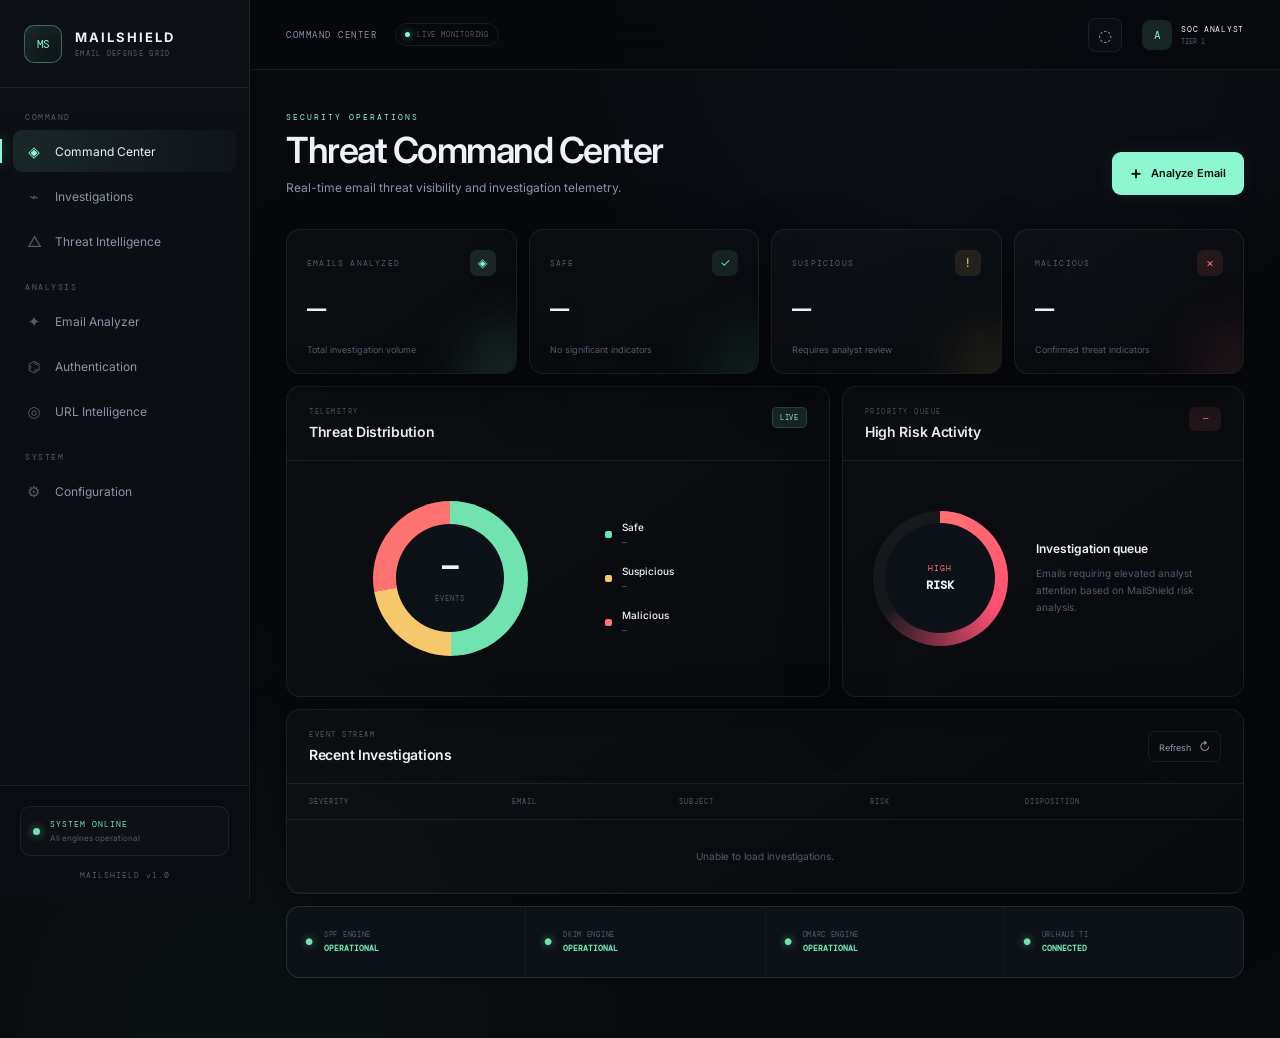
<file: frontend/index.html>
<!DOCTYPE html>
<html lang="en">

<head>

    <meta charset="UTF-8">

    <meta
        name="viewport"
        content="width=device-width, initial-scale=1.0"
    >

    <meta
        name="description"
        content="MailShield Email Threat Detection and Investigation Platform"
    >

    <title>MailShield — Security Operations Center</title>

    <link
        rel="stylesheet"
        href="style.css"
    >

</head>


<body>

    <div class="app-shell">

        <!-- =========================================
             SIDEBAR
        ========================================== -->

        <aside class="sidebar">

            <div class="brand">

                <div class="brand-mark">
                    MS
                </div>

                <div class="brand-text">

                    <div class="brand-name">
                        MAILSHIELD
                    </div>

                    <div class="brand-subtitle">
                        EMAIL DEFENSE GRID
                    </div>

                </div>

            </div>


            <nav class="navigation">

                <div class="nav-section-title">
                    COMMAND
                </div>

                <a
                    href="#"
                    class="nav-item active"
                >
                    <span class="nav-icon">◈</span>
                    <span>Command Center</span>
                </a>


                <a
                    href="#"
                    class="nav-item"
                >
                    <span class="nav-icon">⌁</span>
                    <span>Investigations</span>
                </a>


                <a
                    href="#"
                    class="nav-item"
                >
                    <span class="nav-icon">△</span>
                    <span>Threat Intelligence</span>
                </a>


                <div class="nav-section-title">
                    ANALYSIS
                </div>


                <a
                    href="#"
                    class="nav-item"
                >
                    <span class="nav-icon">✦</span>
                    <span>Email Analyzer</span>
                </a>


                <a
                    href="#"
                    class="nav-item"
                >
                    <span class="nav-icon">⌬</span>
                    <span>Authentication</span>
                </a>


                <a
                    href="#"
                    class="nav-item"
                >
                    <span class="nav-icon">◎</span>
                    <span>URL Intelligence</span>
                </a>


                <div class="nav-section-title">
                    SYSTEM
                </div>


                <a
                    href="#"
                    class="nav-item"
                >
                    <span class="nav-icon">⚙</span>
                    <span>Configuration</span>
                </a>


            </nav>


            <div class="sidebar-footer">

                <div class="system-status">

                    <span class="status-dot"></span>

                    <div>

                        <div class="status-title">
                            SYSTEM ONLINE
                        </div>

                        <div class="status-detail">
                            All engines operational
                        </div>

                    </div>

                </div>


                <div class="version">
                    MAILSHIELD v1.0
                </div>

            </div>

        </aside>


        <!-- =========================================
             MAIN CONTENT
        ========================================== -->

        <main class="main-content">


            <!-- TOP BAR -->

            <header class="topbar">

                <div class="mobile-brand">
                    MAILSHIELD
                </div>


                <div class="topbar-left">

                    <div class="breadcrumb">
                        COMMAND CENTER
                    </div>

                    <div class="live-indicator">
                        <span></span>
                        LIVE MONITORING
                    </div>

                </div>


                <div class="topbar-right">

                    <button
                        class="icon-button"
                        title="Notifications"
                    >
                        ◌
                    </button>


                    <div class="analyst-profile">

                        <div class="avatar">
                            A
                        </div>

                        <div class="analyst-info">

                            <div class="analyst-name">
                                SOC ANALYST
                            </div>

                            <div class="analyst-role">
                                TIER 1
                            </div>

                        </div>

                    </div>

                </div>

            </header>


            <!-- =====================================
                 CONTENT
            ====================================== -->

            <section class="dashboard-content">


                <div class="page-heading">

                    <div>

                        <div class="eyebrow">
                            SECURITY OPERATIONS
                        </div>

                        <h1>
                            Threat Command Center
                        </h1>

                        <p>
                            Real-time email threat visibility and investigation telemetry.
                        </p>

                    </div>


                    <button
                        class="upload-button"
                        id="uploadButton"
                    >
                        <span>+</span>
                        Analyze Email
                    </button>

                </div>


                <!-- =================================
                     KPI CARDS
                ================================== -->

                <section class="metrics-grid">


                    <article class="metric-card">

                        <div class="metric-header">

                            <span class="metric-label">
                                EMAILS ANALYZED
                            </span>

                            <span class="metric-icon">
                                ◈
                            </span>

                        </div>

                        <div
                            class="metric-value"
                            id="totalEmails"
                        >
                            —
                        </div>

                        <div class="metric-footer">
                            Total investigation volume
                        </div>

                    </article>


                    <article class="metric-card safe">

                        <div class="metric-header">

                            <span class="metric-label">
                                SAFE
                            </span>

                            <span class="metric-icon">
                                ✓
                            </span>

                        </div>

                        <div
                            class="metric-value"
                            id="safeEmails"
                        >
                            —
                        </div>

                        <div class="metric-footer">
                            No significant indicators
                        </div>

                    </article>


                    <article class="metric-card warning">

                        <div class="metric-header">

                            <span class="metric-label">
                                SUSPICIOUS
                            </span>

                            <span class="metric-icon">
                                !
                            </span>

                        </div>

                        <div
                            class="metric-value"
                            id="suspiciousEmails"
                        >
                            —
                        </div>

                        <div class="metric-footer">
                            Requires analyst review
                        </div>

                    </article>


                    <article class="metric-card danger">

                        <div class="metric-header">

                            <span class="metric-label">
                                MALICIOUS
                            </span>

                            <span class="metric-icon">
                                ×
                            </span>

                        </div>

                        <div
                            class="metric-value"
                            id="maliciousEmails"
                        >
                            —
                        </div>

                        <div class="metric-footer">
                            Confirmed threat indicators
                        </div>

                    </article>


                </section>


                <!-- =================================
                     ANALYTICS ROW
                ================================== -->

                <section class="analytics-grid">


                    <!-- THREAT DISTRIBUTION -->

                    <article class="panel distribution-panel">

                        <div class="panel-header">

                            <div>

                                <div class="panel-kicker">
                                    TELEMETRY
                                </div>

                                <h2>
                                    Threat Distribution
                                </h2>

                            </div>

                            <span class="panel-live">
                                LIVE
                            </span>

                        </div>


                        <div class="distribution-content">

                            <div class="donut-wrapper">

                                <div
                                    class="donut"
                                    id="threatDonut"
                                >

                                    <div class="donut-center">

                                        <strong id="donutTotal">
                                            —
                                        </strong>

                                        <span>
                                            EVENTS
                                        </span>

                                    </div>

                                </div>

                            </div>


                            <div class="legend">

                                <div class="legend-item">

                                    <span class="legend-marker safe-marker"></span>

                                    <div>
                                        <strong>Safe</strong>
                                        <span id="safeLegend">—</span>
                                    </div>

                                </div>


                                <div class="legend-item">

                                    <span class="legend-marker suspicious-marker"></span>

                                    <div>
                                        <strong>Suspicious</strong>
                                        <span id="suspiciousLegend">—</span>
                                    </div>

                                </div>


                                <div class="legend-item">

                                    <span class="legend-marker malicious-marker"></span>

                                    <div>
                                        <strong>Malicious</strong>
                                        <span id="maliciousLegend">—</span>
                                    </div>

                                </div>

                            </div>

                        </div>

                    </article>


                    <!-- RISK OVERVIEW -->

                    <article class="panel risk-panel">

                        <div class="panel-header">

                            <div>

                                <div class="panel-kicker">
                                    PRIORITY QUEUE
                                </div>

                                <h2>
                                    High Risk Activity
                                </h2>

                            </div>

                            <span
                                class="risk-count"
                                id="highRiskCount"
                            >
                                —
                            </span>

                        </div>


                        <div class="risk-visual">

                            <div class="risk-ring">

                                <div class="risk-ring-inner">

                                    <span>
                                        HIGH
                                    </span>

                                    <strong>
                                        RISK
                                    </strong>

                                </div>

                            </div>


                            <div class="risk-copy">

                                <div class="risk-title">
                                    Investigation queue
                                </div>

                                <p>
                                    Emails requiring elevated analyst attention based on MailShield risk analysis.
                                </p>

                            </div>

                        </div>

                    </article>


                </section>


                <!-- =================================
                     RECENT INVESTIGATIONS
                ================================== -->

                <section class="panel investigations-panel">


                    <div class="panel-header investigations-header">

                        <div>

                            <div class="panel-kicker">
                                EVENT STREAM
                            </div>

                            <h2>
                                Recent Investigations
                            </h2>

                        </div>


                        <button
                            class="view-all"
                            id="refreshButton"
                        >
                            Refresh
                            <span>↻</span>
                        </button>

                    </div>


                    <div class="table-wrapper">

                        <table>

                            <thead>

                                <tr>

                                    <th>
                                        SEVERITY
                                    </th>

                                    <th>
                                        EMAIL
                                    </th>

                                    <th>
                                        SUBJECT
                                    </th>

                                    <th>
                                        RISK
                                    </th>

                                    <th>
                                        DISPOSITION
                                    </th>

                                </tr>

                            </thead>


                            <tbody id="investigationTable">

                                <tr>

                                    <td
                                        colspan="5"
                                        class="loading-row"
                                    >
                                        Loading telemetry...
                                    </td>

                                </tr>

                            </tbody>

                        </table>

                    </div>

                </section>


                <!-- =================================
                     SYSTEM TELEMETRY
                ================================== -->

                <section class="telemetry-strip">

                    <div class="telemetry-item">

                        <span class="telemetry-icon">
                            ●
                        </span>

                        <div>

                            <span class="telemetry-label">
                                SPF ENGINE
                            </span>

                            <strong>
                                OPERATIONAL
                            </strong>

                        </div>

                    </div>


                    <div class="telemetry-item">

                        <span class="telemetry-icon">
                            ●
                        </span>

                        <div>

                            <span class="telemetry-label">
                                DKIM ENGINE
                            </span>

                            <strong>
                                OPERATIONAL
                            </strong>

                        </div>

                    </div>


                    <div class="telemetry-item">

                        <span class="telemetry-icon">
                            ●
                        </span>

                        <div>

                            <span class="telemetry-label">
                                DMARC ENGINE
                            </span>

                            <strong>
                                OPERATIONAL
                            </strong>

                        </div>

                    </div>


                    <div class="telemetry-item">

                        <span class="telemetry-icon">
                            ●
                        </span>

                        <div>

                            <span class="telemetry-label">
                                URLHAUS TI
                            </span>

                            <strong>
                                CONNECTED
                            </strong>

                        </div>

                    </div>


                </section>


            </section>

        </main>

    </div>


    <!-- =========================================
         UPLOAD MODAL
    ========================================== -->

    <div
        class="modal-overlay"
        id="uploadModal"
    >

        <div class="upload-modal">

            <button
                class="modal-close"
                id="closeModal"
            >
                ×
            </button>


            <div class="modal-icon">
                ↑
            </div>


            <div class="panel-kicker">
                EMAIL ANALYSIS
            </div>

            <h2>
                Submit Email for Investigation
            </h2>

            <p>
                Upload an RFC-compliant <strong>.eml</strong> file. MailShield will parse and analyze its security indicators.
            </p>


            <label
                class="drop-zone"
                id="dropZone"
            >

                <input
                    type="file"
                    id="emailFile"
                    accept=".eml"
                    hidden
                >

                <span class="drop-icon">
                    ↑
                </span>

                <strong>
                    Drop email here
                </strong>

                <span>
                    or click to browse
                </span>

            </label>


            <div
                class="selected-file"
                id="selectedFile"
            >
                No file selected
            </div>


            <button
                class="analyze-submit"
                id="analyzeSubmit"
                disabled
            >
                Run Investigation
            </button>


            <div
                class="upload-result"
                id="uploadResult"
            ></div>

        </div>

    </div>


    <script defer src="./app.js"></script>

</body>

</html>
</file>
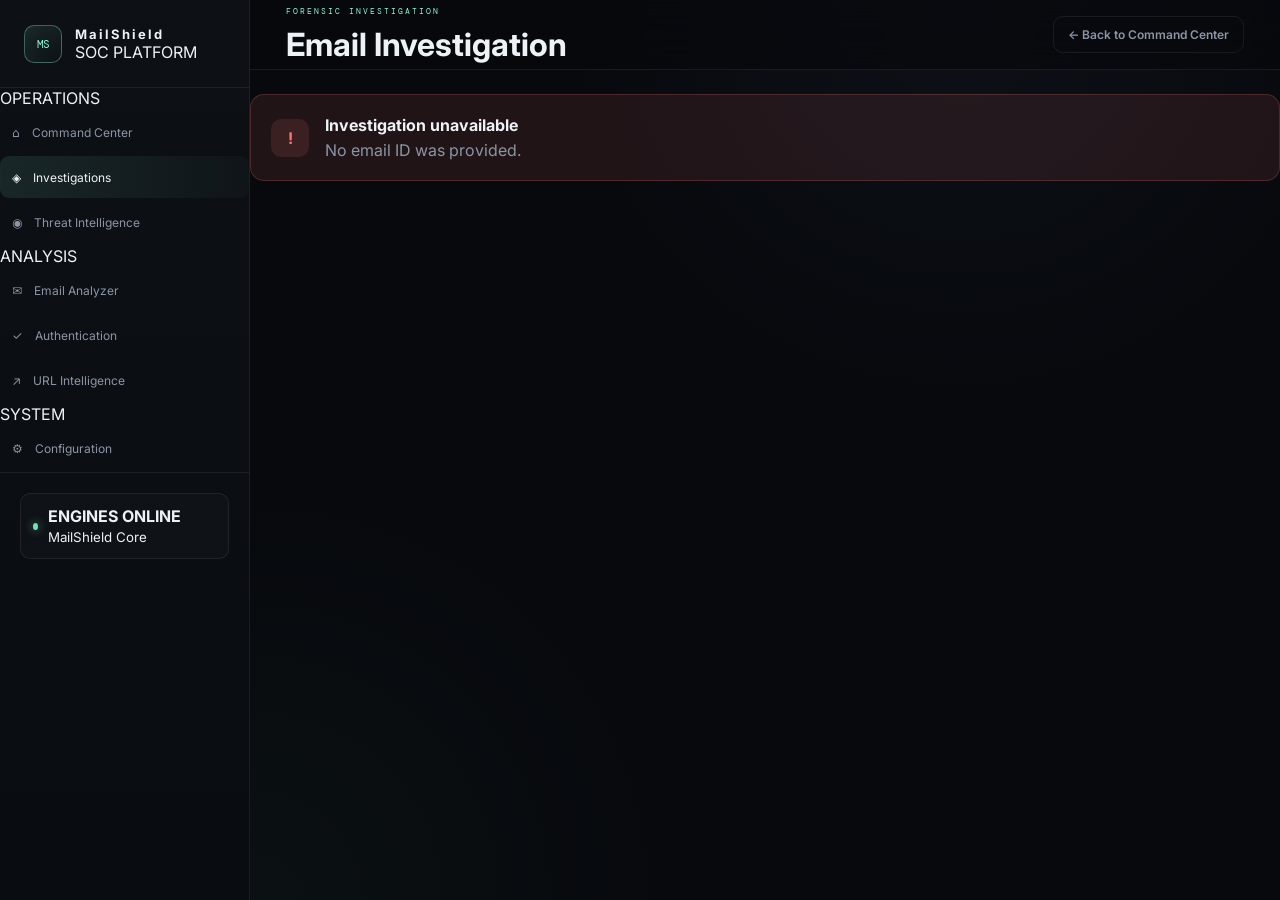
<file: frontend/investigation.html>
<!DOCTYPE html>
<html lang="en">

<head>
    <meta charset="UTF-8">

    <meta
        name="viewport"
        content="width=device-width, initial-scale=1.0"
    >

    <title>MailShield — Investigation</title>

    <link
        rel="preconnect"
        href="https://fonts.googleapis.com"
    >

    <link
        rel="preconnect"
        href="https://fonts.gstatic.com"
        crossorigin
    >

    <link
        href="https://fonts.googleapis.com/css2?family=DM+Mono:wght@400;500&family=Inter:wght@400;500;600;700&display=swap"
        rel="stylesheet"
    >

    <link
        rel="stylesheet"
        href="style.css"
    >
</head>

<body>

<div class="app-shell">

    <!-- =====================================
         SIDEBAR
    ====================================== -->

    <aside class="sidebar">

        <div class="brand">

            <div class="brand-mark">
                MS
            </div>

            <div>

                <div class="brand-name">
                    MailShield
                </div>

                <div class="brand-version">
                    SOC PLATFORM
                </div>

            </div>

        </div>


        <nav class="nav">

            <div class="nav-label">
                OPERATIONS
            </div>

            <a
                href="index.html"
                class="nav-item"
            >
                <span>⌂</span>
                Command Center
            </a>

            <a
                href="#"
                class="nav-item active"
            >
                <span>◈</span>
                Investigations
            </a>

            <a
                href="#"
                class="nav-item"
            >
                <span>◉</span>
                Threat Intelligence
            </a>


            <div class="nav-label">
                ANALYSIS
            </div>

            <a
                href="#"
                class="nav-item"
            >
                <span>✉</span>
                Email Analyzer
            </a>

            <a
                href="#"
                class="nav-item"
            >
                <span>✓</span>
                Authentication
            </a>

            <a
                href="#"
                class="nav-item"
            >
                <span>↗</span>
                URL Intelligence
            </a>


            <div class="nav-label">
                SYSTEM
            </div>

            <a
                href="#"
                class="nav-item"
            >
                <span>⚙</span>
                Configuration
            </a>

        </nav>


        <div class="sidebar-footer">

            <div class="system-status">

                <span class="status-dot"></span>

                <div>

                    <strong>
                        ENGINES ONLINE
                    </strong>

                    <small>
                        MailShield Core
                    </small>

                </div>

            </div>

        </div>

    </aside>


    <!-- =====================================
         MAIN
    ====================================== -->

    <main class="main-content">

        <header class="topbar">

            <div>

                <div class="eyebrow">
                    FORENSIC INVESTIGATION
                </div>

                <h1>
                    Email Investigation
                </h1>

            </div>


            <a
                href="index.html"
                class="back-button"
            >
                ← Back to Command Center
            </a>

        </header>


        <!-- LOADING -->

        <section
            id="loadingState"
            class="investigation-loading"
        >

            <div class="loading-spinner"></div>

            <span>
                Loading investigation...
            </span>

        </section>


        <!-- ERROR -->

        <section
            id="errorState"
            class="investigation-error"
            style="display: none;"
        >

            <div class="error-icon">
                !
            </div>

            <div>

                <strong>
                    Investigation unavailable
                </strong>

                <p id="errorMessage">
                    Unable to load the requested email.
                </p>

            </div>

        </section>


        <!-- CONTENT -->

        <div
            id="investigationContent"
            style="display: none;"
        >

            <!-- EMAIL OVERVIEW -->

            <section class="investigation-hero">

                <div>

                    <div class="eyebrow">
                        EMAIL RECORD
                    </div>

                    <h2 id="emailSubject">
                        —
                    </h2>

                    <div
                        class="mono-text"
                        id="emailFilename"
                    >
                        —
                    </div>

                </div>


                <div
                    id="emailStatus"
                    class="status-badge"
                >
                    ANALYZED
                </div>

            </section>


            <!-- =================================
                 RISK OVERVIEW
            ================================== -->

            <section class="risk-overview">

                <div class="risk-score-card">

                    <div class="risk-card-label">
                        RISK SCORE
                    </div>

                    <div
                        class="risk-score"
                        id="riskScore"
                    >
                        0
                    </div>

                    <div class="risk-scale">

                        <div
                            id="riskBar"
                            class="risk-bar"
                        ></div>

                    </div>

                    <div
                        id="riskLevel"
                        class="risk-level"
                    >
                        LOW
                    </div>

                </div>


                <div class="risk-summary-card">

                    <div class="risk-card-label">
                        FINAL DISPOSITION
                    </div>

                    <div
                        id="riskDisposition"
                        class="risk-disposition"
                    >
                        SAFE
                    </div>

                    <p>
                        MailShield combined authentication,
                        sender and URL intelligence to
                        calculate this assessment.
                    </p>

                </div>


                <div class="risk-summary-card">

                    <div class="risk-card-label">
                        DETECTION SIGNALS
                    </div>

                    <div
                        id="signalCount"
                        class="signal-count"
                    >
                        0
                    </div>

                    <p>
                        Individual security indicators
                        contributing to the risk score.
                    </p>

                </div>

            </section>


            <!-- =================================
                 INVESTIGATION TIMELINE
            ================================== -->

            <section class="investigation-card full-width">

                <div class="card-header">

                    <span>
                        INVESTIGATION TIMELINE
                    </span>

                    <span class="card-icon">
                        FLOW
                    </span>

                </div>


                <div
                    id="investigationTimeline"
                    class="investigation-timeline"
                >

                    <div class="timeline-item">

                        <div class="timeline-marker">
                            01
                        </div>

                        <div class="timeline-content">

                            <strong>
                                Email Received
                            </strong>

                            <span>
                                MailShield parsed the email
                                structure and security headers.
                            </span>

                        </div>

                    </div>

                </div>

            </section>


            <!-- =================================
                 DETECTION SIGNALS
            ================================== -->

            <section class="investigation-card full-width">

                <div class="card-header">

                    <span>
                        DETECTION SIGNALS
                    </span>

                    <span class="card-icon">
                        RISK
                    </span>

                </div>

                <div
                    id="signalList"
                    class="signal-list"
                >

                    <div class="empty-state">
                        No risk signals detected.
                    </div>

                </div>

            </section>


            <!-- =================================
                 MESSAGE / SPF / DKIM / DMARC
            ================================== -->

            <section class="investigation-grid">

                <!-- MESSAGE -->

                <div class="investigation-card">

                    <div class="card-header">

                        <span>
                            MESSAGE
                        </span>

                        <span class="card-icon">
                            ✉
                        </span>

                    </div>

                    <div class="data-list">

                        <div class="data-row">
                            <span>From</span>
                            <strong id="fromValue">—</strong>
                        </div>

                        <div class="data-row">
                            <span>To</span>
                            <strong id="toValue">—</strong>
                        </div>

                        <div class="data-row">
                            <span>Reply-To</span>
                            <strong id="replyToValue">—</strong>
                        </div>

                        <div class="data-row">
                            <span>Date</span>
                            <strong id="dateValue">—</strong>
                        </div>

                        <div class="data-row">
                            <span>Message ID</span>
                            <strong
                                id="messageIdValue"
                                class="mono-text"
                            >
                                —
                            </strong>
                        </div>

                    </div>

                </div>


                <!-- SPF -->

                <div class="investigation-card">

                    <div class="card-header">

                        <span>
                            SPF
                        </span>

                        <span class="card-icon">
                            SPF
                        </span>

                    </div>

                    <div
                        id="spfResult"
                        class="auth-result"
                    >
                        —
                    </div>

                    <div class="data-list">

                        <div class="data-row">
                            <span>Domain</span>
                            <strong id="spfDomain">—</strong>
                        </div>

                        <div class="data-row">
                            <span>Sending IP</span>
                            <strong id="spfIp">—</strong>
                        </div>

                        <div class="data-row">
                            <span>Record Status</span>
                            <strong id="spfRecordStatus">—</strong>
                        </div>

                    </div>

                </div>


                <!-- DKIM -->

                <div class="investigation-card">

                    <div class="card-header">

                        <span>
                            DKIM
                        </span>

                        <span class="card-icon">
                            DKIM
                        </span>

                    </div>

                    <div
                        id="dkimResult"
                        class="auth-result"
                    >
                        —
                    </div>

                    <div class="data-list">

                        <div class="data-row">
                            <span>Domain</span>
                            <strong id="dkimDomain">—</strong>
                        </div>

                        <div class="data-row">
                            <span>Selector</span>
                            <strong id="dkimSelector">—</strong>
                        </div>

                        <div class="data-row">
                            <span>Algorithm</span>
                            <strong id="dkimAlgorithm">—</strong>
                        </div>

                        <div class="data-row">
                            <span>Cryptographic</span>
                            <strong id="dkimVerified">—</strong>
                        </div>

                    </div>

                </div>


                <!-- DMARC -->

                <div class="investigation-card">

                    <div class="card-header">

                        <span>
                            DMARC
                        </span>

                        <span class="card-icon">
                            DMARC
                        </span>

                    </div>

                    <div
                        id="dmarcResult"
                        class="auth-result"
                    >
                        —
                    </div>

                    <div class="data-list">

                        <div class="data-row">
                            <span>From Domain</span>
                            <strong id="dmarcDomain">—</strong>
                        </div>

                        <div class="data-row">
                            <span>SPF Alignment</span>
                            <strong id="dmarcSpfAlignment">—</strong>
                        </div>

                        <div class="data-row">
                            <span>DKIM Alignment</span>
                            <strong id="dmarcDkimAlignment">—</strong>
                        </div>

                    </div>

                </div>

            </section>


            <!-- =================================
                 SENDER
            ================================== -->

            <section class="investigation-card full-width">

                <div class="card-header">

                    <span>
                        SENDER ANALYSIS
                    </span>

                    <span class="card-icon">
                        ID
                    </span>

                </div>

                <div
                    id="senderStatus"
                    class="analysis-banner"
                >
                    —
                </div>

                <div class="analysis-grid">

                    <div class="analysis-item">
                        <span>From Domain</span>
                        <strong id="senderFromDomain">—</strong>
                    </div>

                    <div class="analysis-item">
                        <span>Reply-To Domain</span>
                        <strong id="senderReplyDomain">—</strong>
                    </div>

                    <div class="analysis-item">
                        <span>Domain Match</span>
                        <strong id="senderDomainMatch">—</strong>
                    </div>

                    <div class="analysis-item">
                        <span>Display Name</span>
                        <strong id="senderDisplayName">—</strong>
                    </div>

                    <div class="analysis-item">
                        <span>Lookalike Detection</span>
                        <strong id="lookalikeDetection">—</strong>
                    </div>

                    <div class="analysis-item">
                        <span>Matched Brand</span>
                        <strong id="matchedBrand">—</strong>
                    </div>

                </div>

            </section>


            <!-- =================================
                 URL
            ================================== -->

            <section class="investigation-card full-width">

                <div class="card-header">

                    <span>
                        URL INTELLIGENCE
                    </span>

                    <span class="card-icon">
                        URL
                    </span>

                </div>

                <div class="url-summary">

                    <div class="metric-box">

                        <span>
                            TOTAL URLS
                        </span>

                        <strong id="totalUrls">
                            0
                        </strong>

                    </div>

                    <div class="metric-box">

                        <span>
                            SUSPICIOUS
                        </span>

                        <strong id="suspiciousUrls">
                            0
                        </strong>

                    </div>

                </div>

                <div
                    id="urlList"
                    class="url-list"
                >

                    <div class="empty-state">
                        No URLs detected.
                    </div>

                </div>

            </section>


            <!-- =================================
                 ATTACHMENTS
            ================================== -->

            <section class="investigation-card full-width">

                <div class="card-header">

                    <span>
                        ATTACHMENTS
                    </span>

                    <span class="card-icon">
                        ATT
                    </span>

                </div>

                <div
                    id="attachmentList"
                    class="attachment-list"
                >

                    <div class="empty-state">
                        No attachments detected.
                    </div>

                </div>

            </section>


            <!-- =================================
                 HEADERS
            ================================== -->

            <section class="investigation-card full-width">

                <div class="card-header">

                    <span>
                        SECURITY HEADERS
                    </span>

                    <span class="card-icon">
                        HDR
                    </span>

                </div>

                <pre
                    id="securityHeaders"
                    class="code-panel"
                >No security headers available.</pre>

            </section>


            <!-- =================================
                 BODY
            ================================== -->

            <section class="investigation-card full-width">

                <div class="card-header">

                    <span>
                        MESSAGE BODY
                    </span>

                    <span class="card-icon">
                        RAW
                    </span>

                </div>

                <pre
                    id="emailBody"
                    class="email-body"
                >No message body available.</pre>

            </section>

        </div>

    </main>

</div>


<script src="investigation.js"></script>

</body>

</html>
</file>
<file: frontend/style.css>
@import url('https://fonts.googleapis.com/css2?family=DM+Mono:wght@300;400;500&family=Inter:wght@400;500;600;700&display=swap');


:root {

    --bg-main: #07090d;
    --bg-sidebar: #090c11;
    --bg-panel: #0d1118;
    --bg-panel-hover: #111722;

    --border: rgba(255, 255, 255, 0.07);
    --border-bright: rgba(255, 255, 255, 0.12);

    --text-primary: #edf2f7;
    --text-secondary: #8b95a5;
    --text-muted: #515c6c;

    --accent: #8df7d1;
    --accent-dim: rgba(141, 247, 209, 0.12);

    --safe: #70e3b0;
    --safe-dim: rgba(112, 227, 176, 0.10);

    --warning: #f4c86b;
    --warning-dim: rgba(244, 200, 107, 0.10);

    --danger: #ff7272;
    --danger-dim: rgba(255, 114, 114, 0.10);

    --critical: #ff4f72;

    --sidebar-width: 250px;

    --radius: 14px;

    --shadow:
        0 20px 60px rgba(0, 0, 0, 0.30);
}


* {
    box-sizing: border-box;
    margin: 0;
    padding: 0;
}


html {
    scroll-behavior: smooth;
}


body {

    min-height: 100vh;

    background:
        radial-gradient(
            circle at 75% 0%,
            rgba(83, 112, 145, 0.08),
            transparent 30%
        ),
        radial-gradient(
            circle at 20% 100%,
            rgba(83, 160, 130, 0.05),
            transparent 30%
        ),
        var(--bg-main);

    color: var(--text-primary);

    font-family:
        Inter,
        system-ui,
        sans-serif;

    -webkit-font-smoothing: antialiased;
}


button,
input {
    font: inherit;
}


button {
    cursor: pointer;
}


/* =========================================
   APP SHELL
========================================= */

.app-shell {

    min-height: 100vh;

    display: flex;
}


/* =========================================
   SIDEBAR
========================================= */

.sidebar {

    position: fixed;

    inset: 0 auto 0 0;

    width: var(--sidebar-width);

    display: flex;

    flex-direction: column;

    background:
        linear-gradient(
            180deg,
            rgba(255,255,255,0.015),
            transparent
        ),
        var(--bg-sidebar);

    border-right: 1px solid var(--border);

    z-index: 20;
}


.brand {

    height: 88px;

    padding: 0 24px;

    display: flex;

    align-items: center;

    gap: 13px;

    border-bottom: 1px solid var(--border);
}


.brand-mark {

    width: 38px;
    height: 38px;

    display: grid;

    place-items: center;

    border: 1px solid rgba(141,247,209,0.35);

    border-radius: 10px;

    color: var(--accent);

    font-family: "DM Mono", monospace;

    font-size: 11px;

    letter-spacing: -0.5px;

    background:
        linear-gradient(
            135deg,
            rgba(141,247,209,0.10),
            transparent
        );

    box-shadow:
        inset 0 0 20px rgba(141,247,209,0.03);
}


.brand-name {

    font-size: 13px;

    font-weight: 700;

    letter-spacing: 2px;
}


.brand-subtitle {

    margin-top: 4px;

    color: var(--text-muted);

    font-family: "DM Mono", monospace;

    font-size: 7px;

    letter-spacing: 1.3px;
}


.navigation {

    flex: 1;

    padding: 24px 13px;
}


.nav-section-title {

    margin: 20px 12px 8px;

    color: var(--text-muted);

    font-family: "DM Mono", monospace;

    font-size: 8px;

    letter-spacing: 1.5px;
}


.nav-section-title:first-child {
    margin-top: 0;
}


.nav-item {

    position: relative;

    height: 42px;

    display: flex;

    align-items: center;

    gap: 12px;

    padding: 0 12px;

    margin: 3px 0;

    border-radius: 9px;

    color: var(--text-secondary);

    text-decoration: none;

    font-size: 12px;

    transition:
        background 0.2s ease,
        color 0.2s ease;
}


.nav-item:hover {

    color: var(--text-primary);

    background: rgba(255,255,255,0.035);
}


.nav-item.active {

    color: var(--text-primary);

    background:
        linear-gradient(
            90deg,
            rgba(141,247,209,0.10),
            rgba(141,247,209,0.025)
        );
}


.nav-item.active::before {

    content: "";

    position: absolute;

    left: -13px;

    top: 9px;

    width: 2px;

    height: 24px;

    background: var(--accent);

    box-shadow:
        0 0 14px rgba(141,247,209,0.6);
}


.nav-icon {

    width: 18px;

    text-align: center;

    color: var(--text-muted);

    font-size: 15px;
}


.nav-item.active .nav-icon {
    color: var(--accent);
}


.sidebar-footer {

    padding: 20px;

    border-top: 1px solid var(--border);
}


.system-status {

    display: flex;

    align-items: center;

    gap: 10px;

    padding: 12px;

    border: 1px solid var(--border);

    border-radius: 10px;

    background: rgba(255,255,255,0.018);
}


.status-dot {

    width: 7px;
    height: 7px;

    border-radius: 50%;

    background: var(--safe);

    box-shadow:
        0 0 10px rgba(112,227,176,0.7);
}


.status-title {

    font-family: "DM Mono", monospace;

    font-size: 8px;

    letter-spacing: 1px;

    color: var(--safe);
}


.status-detail {

    margin-top: 4px;

    color: var(--text-muted);

    font-size: 8px;
}


.version {

    margin-top: 14px;

    color: var(--text-muted);

    font-family: "DM Mono", monospace;

    font-size: 8px;

    text-align: center;

    letter-spacing: 1px;
}


/* =========================================
   MAIN
========================================= */

.main-content {

    width: calc(100% - var(--sidebar-width));

    margin-left: var(--sidebar-width);

    min-height: 100vh;
}


/* =========================================
   TOPBAR
========================================= */

.topbar {

    height: 70px;

    padding: 0 36px;

    display: flex;

    align-items: center;

    justify-content: space-between;

    border-bottom: 1px solid var(--border);

    background: rgba(7,9,13,0.72);

    backdrop-filter: blur(18px);

    position: sticky;

    top: 0;

    z-index: 10;
}


.topbar-left {

    display: flex;

    align-items: center;

    gap: 18px;
}


.breadcrumb {

    color: var(--text-secondary);

    font-family: "DM Mono", monospace;

    font-size: 9px;

    letter-spacing: 1.5px;
}


.live-indicator {

    display: flex;

    align-items: center;

    gap: 7px;

    padding: 6px 9px;

    border: 1px solid var(--border);

    border-radius: 100px;

    color: var(--text-muted);

    font-family: "DM Mono", monospace;

    font-size: 7px;

    letter-spacing: 0.8px;
}


.live-indicator span {

    width: 5px;
    height: 5px;

    border-radius: 50%;

    background: var(--accent);

    box-shadow:
        0 0 9px rgba(141,247,209,0.8);
}


.topbar-right {

    display: flex;

    align-items: center;

    gap: 20px;
}


.icon-button {

    width: 34px;
    height: 34px;

    border: 1px solid var(--border);

    border-radius: 8px;

    color: var(--text-secondary);

    background: rgba(255,255,255,0.02);

    transition: 0.2s ease;
}


.icon-button:hover {

    color: var(--text-primary);

    border-color: var(--border-bright);
}


.analyst-profile {

    display: flex;

    align-items: center;

    gap: 9px;
}


.avatar {

    width: 30px;
    height: 30px;

    display: grid;

    place-items: center;

    border-radius: 8px;

    color: var(--accent);

    background: var(--accent-dim);

    font-family: "DM Mono", monospace;

    font-size: 11px;
}


.analyst-name {

    font-family: "DM Mono", monospace;

    font-size: 8px;

    letter-spacing: 0.7px;
}


.analyst-role {

    margin-top: 3px;

    color: var(--text-muted);

    font-family: "DM Mono", monospace;

    font-size: 7px;
}


.mobile-brand {
    display: none;
}


/* =========================================
   DASHBOARD CONTENT
========================================= */

.dashboard-content {

    max-width: 1550px;

    margin: auto;

    padding: 42px 36px 60px;
}


.page-heading {

    display: flex;

    align-items: flex-end;

    justify-content: space-between;

    gap: 20px;

    margin-bottom: 34px;
}


.eyebrow {

    margin-bottom: 9px;

    color: var(--accent);

    font-family: "DM Mono", monospace;

    font-size: 8px;

    letter-spacing: 2px;
}


.page-heading h1 {

    font-size: clamp(25px, 3vw, 36px);

    line-height: 1.1;

    letter-spacing: -1.5px;

    font-weight: 600;
}


.page-heading p {

    margin-top: 9px;

    color: var(--text-secondary);

    font-size: 12px;
}


.upload-button {

    height: 43px;

    display: flex;

    align-items: center;

    gap: 9px;

    padding: 0 17px;

    border: 1px solid rgba(141,247,209,0.25);

    border-radius: 9px;

    color: #06100c;

    background: var(--accent);

    font-size: 11px;

    font-weight: 600;

    box-shadow:
        0 0 25px rgba(141,247,209,0.08);

    transition:
        transform 0.2s ease,
        box-shadow 0.2s ease;
}


.upload-button:hover {

    transform: translateY(-1px);

    box-shadow:
        0 8px 30px rgba(141,247,209,0.15);
}


.upload-button span {

    font-size: 18px;

    line-height: 1;
}


/* =========================================
   METRICS
========================================= */

.metrics-grid {

    display: grid;

    grid-template-columns:
        repeat(4, 1fr);

    gap: 12px;

    margin-bottom: 12px;
}


.metric-card {

    position: relative;

    min-height: 145px;

    padding: 20px;

    overflow: hidden;

    border: 1px solid var(--border);

    border-radius: var(--radius);

    background:
        linear-gradient(
            145deg,
            rgba(255,255,255,0.025),
            rgba(255,255,255,0.008)
        );

    box-shadow: var(--shadow);
}


.metric-card::after {

    content: "";

    position: absolute;

    width: 100px;
    height: 100px;

    right: -45px;
    bottom: -50px;

    border-radius: 50%;

    background: var(--accent-dim);

    filter: blur(25px);
}


.metric-card.safe::after {
    background: var(--safe-dim);
}


.metric-card.warning::after {
    background: var(--warning-dim);
}


.metric-card.danger::after {
    background: var(--danger-dim);
}


.metric-header {

    display: flex;

    align-items: center;

    justify-content: space-between;
}


.metric-label {

    color: var(--text-muted);

    font-family: "DM Mono", monospace;

    font-size: 8px;

    letter-spacing: 1.2px;
}


.metric-icon {

    width: 26px;
    height: 26px;

    display: grid;

    place-items: center;

    border-radius: 7px;

    color: var(--accent);

    background: var(--accent-dim);

    font-size: 12px;
}


.metric-card.safe .metric-icon {

    color: var(--safe);

    background: var(--safe-dim);
}


.metric-card.warning .metric-icon {

    color: var(--warning);

    background: var(--warning-dim);
}


.metric-card.danger .metric-icon {

    color: var(--danger);

    background: var(--danger-dim);
}


.metric-value {

    margin-top: 18px;

    font-family: "DM Mono", monospace;

    font-size: 32px;

    line-height: 1;

    letter-spacing: -2px;
}


.metric-footer {

    position: absolute;

    left: 20px;
    bottom: 18px;

    color: var(--text-muted);

    font-size: 9px;
}


/* =========================================
   PANELS
========================================= */

.analytics-grid {

    display: grid;

    grid-template-columns:
        1.15fr 0.85fr;

    gap: 12px;

    margin-bottom: 12px;
}


.panel {

    border: 1px solid var(--border);

    border-radius: var(--radius);

    background:
        linear-gradient(
            145deg,
            rgba(255,255,255,0.022),
            rgba(255,255,255,0.008)
        );

    box-shadow: var(--shadow);
}


.panel-header {

    padding: 20px 22px;

    display: flex;

    align-items: flex-start;

    justify-content: space-between;

    border-bottom: 1px solid var(--border);
}


.panel-kicker {

    margin-bottom: 7px;

    color: var(--text-muted);

    font-family: "DM Mono", monospace;

    font-size: 7px;

    letter-spacing: 1.5px;
}


.panel-header h2 {

    font-size: 14px;

    font-weight: 600;

    letter-spacing: -0.3px;
}


.panel-live {

    padding: 5px 7px;

    border: 1px solid rgba(141,247,209,0.15);

    border-radius: 5px;

    color: var(--accent);

    background: var(--accent-dim);

    font-family: "DM Mono", monospace;

    font-size: 7px;

    letter-spacing: 0.8px;
}


/* =========================================
   DISTRIBUTION
========================================= */

.distribution-content {

    min-height: 235px;

    display: flex;

    align-items: center;

    justify-content: center;

    gap: 65px;

    padding: 24px;
}


.donut-wrapper {

    width: 180px;
    height: 180px;

    display: grid;

    place-items: center;
}


.donut {

    width: 155px;
    height: 155px;

    display: grid;

    place-items: center;

    border-radius: 50%;

    background:
        conic-gradient(
            var(--safe) 0deg,
            var(--safe) 180deg,
            var(--warning) 180deg,
            var(--warning) 260deg,
            var(--danger) 260deg,
            var(--danger) 360deg
        );

    position: relative;
}


.donut::after {

    content: "";

    position: absolute;

    width: 108px;
    height: 108px;

    border-radius: 50%;

    background: var(--bg-panel);
}


.donut-center {

    position: relative;

    z-index: 2;

    text-align: center;
}


.donut-center strong {

    display: block;

    font-family: "DM Mono", monospace;

    font-size: 26px;
}


.donut-center span {

    color: var(--text-muted);

    font-family: "DM Mono", monospace;

    font-size: 7px;

    letter-spacing: 1px;
}


.legend {

    min-width: 150px;

    display: flex;

    flex-direction: column;

    gap: 18px;
}


.legend-item {

    display: flex;

    align-items: center;

    gap: 10px;
}


.legend-marker {

    width: 7px;
    height: 7px;

    border-radius: 2px;
}


.safe-marker {
    background: var(--safe);
}


.suspicious-marker {
    background: var(--warning);
}


.malicious-marker {
    background: var(--danger);
}


.legend-item strong {

    display: block;

    font-size: 10px;

    font-weight: 500;
}


.legend-item div span {

    display: block;

    margin-top: 4px;

    color: var(--text-muted);

    font-family: "DM Mono", monospace;

    font-size: 8px;
}


/* =========================================
   RISK PANEL
========================================= */

.risk-count {

    min-width: 32px;

    padding: 6px 8px;

    border-radius: 6px;

    color: var(--danger);

    background: var(--danger-dim);

    text-align: center;

    font-family: "DM Mono", monospace;

    font-size: 9px;
}


.risk-visual {

    min-height: 235px;

    display: flex;

    align-items: center;

    justify-content: center;

    gap: 28px;

    padding: 30px;
}


.risk-ring {

    width: 135px;
    height: 135px;

    display: grid;

    place-items: center;

    flex-shrink: 0;

    border-radius: 50%;

    background:
        conic-gradient(
            var(--danger),
            var(--critical),
            rgba(255,255,255,0.05),
            rgba(255,255,255,0.05)
        );

    position: relative;
}


.risk-ring::after {

    content: "";

    position: absolute;

    width: 110px;
    height: 110px;

    border-radius: 50%;

    background: var(--bg-panel);
}


.risk-ring-inner {

    position: relative;

    z-index: 2;

    text-align: center;
}


.risk-ring-inner span {

    display: block;

    color: var(--danger);

    font-family: "DM Mono", monospace;

    font-size: 8px;

    letter-spacing: 1px;
}


.risk-ring-inner strong {

    display: block;

    margin-top: 4px;

    font-family: "DM Mono", monospace;

    font-size: 12px;
}


.risk-title {

    font-size: 12px;

    font-weight: 600;
}


.risk-copy p {

    max-width: 230px;

    margin-top: 9px;

    color: var(--text-muted);

    font-size: 10px;

    line-height: 1.7;
}


/* =========================================
   INVESTIGATIONS
========================================= */

.investigations-header {

    align-items: center;
}


.view-all {

    border: 1px solid var(--border);

    border-radius: 7px;

    padding: 7px 10px;

    color: var(--text-secondary);

    background: transparent;

    font-size: 9px;
}


.view-all:hover {

    color: var(--text-primary);

    border-color: var(--border-bright);
}


.view-all span {

    margin-left: 5px;

    font-size: 12px;
}


.table-wrapper {
    overflow-x: auto;
}


table {

    width: 100%;

    border-collapse: collapse;
}


th {

    padding: 13px 22px;

    color: var(--text-muted);

    border-bottom: 1px solid var(--border);

    font-family: "DM Mono", monospace;

    font-size: 7px;

    font-weight: 400;

    letter-spacing: 1px;

    text-align: left;

    white-space: nowrap;
}


td {

    padding: 15px 22px;

    border-bottom: 1px solid rgba(255,255,255,0.035);

    font-size: 10px;

    white-space: nowrap;
}


tbody tr {

    transition: background 0.18s ease;

    cursor: pointer;
}


tbody tr:hover {

    background: rgba(255,255,255,0.018);
}


.loading-row {

    padding: 30px;

    color: var(--text-muted);

    text-align: center;
}


.severity {

    display: inline-flex;

    align-items: center;

    gap: 6px;

    font-family: "DM Mono", monospace;

    font-size: 7px;

    letter-spacing: 0.5px;
}


.severity-dot {

    width: 6px;
    height: 6px;

    border-radius: 50%;
}


.severity-low .severity-dot {
    background: var(--safe);
}


.severity-medium .severity-dot {
    background: var(--warning);
}


.severity-high .severity-dot,
.severity-critical .severity-dot {
    background: var(--danger);
}


.email-cell {

    max-width: 210px;

    overflow: hidden;

    text-overflow: ellipsis;
}


.email-sender {

    color: var(--text-primary);

    font-size: 10px;
}


.subject-cell {

    max-width: 300px;

    overflow: hidden;

    text-overflow: ellipsis;

    color: var(--text-secondary);
}


.risk-score {

    font-family: "DM Mono", monospace;

    font-size: 10px;
}


.disposition {

    display: inline-block;

    padding: 5px 8px;

    border-radius: 5px;

    font-family: "DM Mono", monospace;

    font-size: 7px;

    letter-spacing: 0.5px;

    text-transform: uppercase;
}


.disposition.safe {

    color: var(--safe);

    background: var(--safe-dim);
}


.disposition.suspicious {

    color: var(--warning);

    background: var(--warning-dim);
}


.disposition.malicious {

    color: var(--danger);

    background: var(--danger-dim);
}


/* =========================================
   TELEMETRY STRIP
========================================= */

.telemetry-strip {

    display: grid;

    grid-template-columns:
        repeat(4, 1fr);

    gap: 1px;

    margin-top: 12px;

    overflow: hidden;

    border: 1px solid var(--border);

    border-radius: var(--radius);

    background: var(--border);
}


.telemetry-item {

    min-height: 70px;

    display: flex;

    align-items: center;

    gap: 11px;

    padding: 14px 18px;

    background: var(--bg-panel);
}


.telemetry-icon {

    color: var(--safe);

    font-size: 9px;

    text-shadow:
        0 0 8px rgba(112,227,176,0.6);
}


.telemetry-label {

    display: block;

    color: var(--text-muted);

    font-family: "DM Mono", monospace;

    font-size: 7px;

    letter-spacing: 0.7px;
}


.telemetry-item strong {

    display: block;

    margin-top: 4px;

    color: var(--safe);

    font-family: "DM Mono", monospace;

    font-size: 8px;
}


/* =========================================
   MODAL
========================================= */

.modal-overlay {

    position: fixed;

    inset: 0;

    display: none;

    place-items: center;

    padding: 20px;

    background: rgba(0,0,0,0.72);

    backdrop-filter: blur(12px);

    z-index: 100;
}


.modal-overlay.open {
    display: grid;
}


.upload-modal {

    position: relative;

    width: min(520px, 100%);

    padding: 34px;

    border: 1px solid var(--border-bright);

    border-radius: 18px;

    background:
        linear-gradient(
            145deg,
            #11161e,
            #0b0e14
        );

    box-shadow:
        0 40px 100px rgba(0,0,0,0.65);
}


.modal-close {

    position: absolute;

    top: 15px;
    right: 15px;

    width: 30px;
    height: 30px;

    border: 1px solid var(--border);

    border-radius: 7px;

    color: var(--text-secondary);

    background: transparent;

    font-size: 17px;
}


.modal-icon {

    width: 45px;
    height: 45px;

    display: grid;

    place-items: center;

    margin-bottom: 22px;

    border-radius: 11px;

    color: var(--accent);

    background: var(--accent-dim);

    font-size: 20px;
}


.upload-modal h2 {

    font-size: 21px;

    letter-spacing: -0.5px;
}


.upload-modal > p {

    margin-top: 10px;

    color: var(--text-secondary);

    font-size: 10px;

    line-height: 1.7;
}


.drop-zone {

    min-height: 155px;

    margin-top: 22px;

    display: flex;

    flex-direction: column;

    align-items: center;

    justify-content: center;

    gap: 7px;

    border: 1px dashed rgba(141,247,209,0.20);

    border-radius: 12px;

    background: rgba(141,247,209,0.025);

    cursor: pointer;

    transition: 0.2s ease;
}


.drop-zone:hover,
.drop-zone.dragging {

    border-color: rgba(141,247,209,0.5);

    background: rgba(141,247,209,0.055);
}


.drop-icon {

    margin-bottom: 5px;

    color: var(--accent);

    font-size: 22px;
}


.drop-zone strong {

    font-size: 11px;
}


.drop-zone span:not(.drop-icon) {

    color: var(--text-muted);

    font-size: 9px;
}


.selected-file {

    margin-top: 10px;

    padding: 10px;

    overflow: hidden;

    border-radius: 7px;

    color: var(--text-secondary);

    background: rgba(255,255,255,0.025);

    font-family: "DM Mono", monospace;

    font-size: 8px;

    text-overflow: ellipsis;

    white-space: nowrap;
}


.analyze-submit {

    width: 100%;

    height: 43px;

    margin-top: 12px;

    border: 0;

    border-radius: 8px;

    color: #06100c;

    background: var(--accent);

    font-size: 10px;

    font-weight: 600;
}


.analyze-submit:disabled {

    cursor: not-allowed;

    opacity: 0.35;
}


.upload-result {

    margin-top: 12px;

    color: var(--text-secondary);

    font-family: "DM Mono", monospace;

    font-size: 8px;

    line-height: 1.7;
}


/* =========================================
   RESPONSIVE
========================================= */

@media (max-width: 1100px) {

    .metrics-grid {

        grid-template-columns:
            repeat(2, 1fr);
    }


    .analytics-grid {

        grid-template-columns: 1fr;
    }

}


@media (max-width: 800px) {

    :root {
        --sidebar-width: 0px;
    }


    .sidebar {

        display: none;
    }


    .main-content {

        width: 100%;

        margin-left: 0;
    }


    .mobile-brand {

        display: block;

        color: var(--accent);

        font-family: "DM Mono", monospace;

        font-size: 10px;

        letter-spacing: 1.5px;
    }


    .topbar {

        padding: 0 18px;
    }


    .breadcrumb {

        display: none;
    }


    .dashboard-content {

        padding: 28px 18px 45px;
    }


    .page-heading {

        align-items: flex-start;

        flex-direction: column;
    }


    .metrics-grid {

        grid-template-columns: 1fr;
    }


    .distribution-content {

        gap: 25px;
    }


    .telemetry-strip {

        grid-template-columns:
            repeat(2, 1fr);
    }

}


@media (max-width: 520px) {

    .analyst-info {

        display: none;
    }


    .topbar-right {

        gap: 8px;
    }


    .distribution-content {

        flex-direction: column;

        padding: 30px 15px;
    }


    .risk-visual {

        flex-direction: column;

        text-align: center;
    }


    .risk-copy p {

        margin-left: auto;
        margin-right: auto;
    }


    .telemetry-strip {

        grid-template-columns: 1fr;
    }


    .upload-modal {

        padding: 25px 20px;
    }

}


/* =========================================
   INVESTIGATION VIEW
========================================= */

.back-button {
    display: inline-flex;
    align-items: center;
    gap: 8px;
    padding: 10px 14px;
    border: 1px solid var(--border);
    border-radius: 10px;
    color: var(--text-secondary);
    text-decoration: none;
    font-size: 12px;
    font-weight: 600;
    transition: 0.2s ease;
}

.back-button:hover {
    color: var(--text-primary);
    border-color: var(--border-bright);
    background: var(--bg-panel);
}


.investigation-loading {
    min-height: 300px;
    display: flex;
    align-items: center;
    justify-content: center;
    gap: 12px;
    color: var(--text-secondary);
}


.loading-spinner {
    width: 18px;
    height: 18px;
    border: 2px solid var(--border);
    border-top-color: var(--accent);
    border-radius: 50%;
    animation: mailshield-spin 0.8s linear infinite;
}


@keyframes mailshield-spin {
    to {
        transform: rotate(360deg);
    }
}


.investigation-error {
    margin-top: 24px;
    padding: 20px;
    display: flex;
    align-items: center;
    gap: 16px;
    border: 1px solid rgba(255, 114, 114, 0.2);
    border-radius: var(--radius);
    background: var(--danger-dim);
}


.error-icon {
    width: 38px;
    height: 38px;
    display: grid;
    place-items: center;
    border-radius: 10px;
    background: rgba(255, 114, 114, 0.12);
    color: var(--danger);
    font-weight: 700;
}


.investigation-error strong {
    color: var(--text-primary);
}


.investigation-error p {
    margin: 5px 0 0;
    color: var(--text-secondary);
}


.investigation-hero {
    margin-top: 28px;
    padding: 26px;
    display: flex;
    align-items: center;
    justify-content: space-between;
    gap: 20px;
    border: 1px solid var(--border);
    border-radius: var(--radius);
    background:
        linear-gradient(
            135deg,
            rgba(141, 247, 209, 0.035),
            transparent 45%
        ),
        var(--bg-panel);
    box-shadow: var(--shadow);
}


.investigation-hero h2 {
    margin: 7px 0 8px;
    max-width: 850px;
    font-size: clamp(20px, 2vw, 30px);
    line-height: 1.25;
}


.mono-text {
    font-family: "DM Mono", monospace;
    color: var(--text-muted);
    font-size: 11px;
    word-break: break-all;
}


.status-badge {
    display: inline-flex;
    align-items: center;
    justify-content: center;
    min-width: 92px;
    padding: 8px 12px;
    border-radius: 999px;
    background: var(--accent-dim);
    color: var(--accent);
    border: 1px solid rgba(141, 247, 209, 0.15);
    font-family: "DM Mono", monospace;
    font-size: 10px;
    font-weight: 600;
    text-transform: uppercase;
}


.investigation-grid {
    margin-top: 18px;
    display: grid;
    grid-template-columns: repeat(2, minmax(0, 1fr));
    gap: 18px;
}


.investigation-card {
    padding: 20px;
    border: 1px solid var(--border);
    border-radius: var(--radius);
    background: var(--bg-panel);
}


.full-width {
    margin-top: 18px;
}


.card-header {
    display: flex;
    align-items: center;
    justify-content: space-between;
    padding-bottom: 16px;
    margin-bottom: 4px;
    border-bottom: 1px solid var(--border);
    color: var(--text-secondary);
    font-family: "DM Mono", monospace;
    font-size: 10px;
    letter-spacing: 0.08em;
}


.card-icon {
    color: var(--accent);
    font-size: 9px;
}


.data-list {
    margin-top: 8px;
}


.data-row {
    display: flex;
    align-items: flex-start;
    justify-content: space-between;
    gap: 20px;
    padding: 11px 0;
    border-bottom: 1px solid rgba(255,255,255,0.035);
}


.data-row:last-child {
    border-bottom: 0;
}


.data-row span {
    color: var(--text-muted);
    font-size: 12px;
}


.data-row strong {
    max-width: 65%;
    text-align: right;
    color: var(--text-primary);
    font-size: 12px;
    word-break: break-word;
}


.auth-result {
    display: inline-flex;
    margin: 14px 0 8px;
    padding: 6px 10px;
    border-radius: 7px;
    font-family: "DM Mono", monospace;
    font-size: 11px;
    text-transform: uppercase;
}


.result-pass {
    color: var(--safe);
    background: var(--safe-dim);
}


.result-fail {
    color: var(--danger);
    background: var(--danger-dim);
}


.result-warning {
    color: var(--warning);
    background: var(--warning-dim);
}


.result-neutral {
    color: var(--text-secondary);
    background: rgba(255,255,255,0.05);
}


.analysis-banner {
    margin-top: 16px;
    padding: 12px 14px;
    border-radius: 9px;
    background: rgba(255,255,255,0.035);
    color: var(--text-secondary);
    font-family: "DM Mono", monospace;
    font-size: 11px;
}


.analysis-grid {
    margin-top: 18px;
    display: grid;
    grid-template-columns: repeat(3, minmax(0, 1fr));
    gap: 12px;
}


.analysis-item {
    padding: 14px;
    border: 1px solid var(--border);
    border-radius: 10px;
    background: rgba(255,255,255,0.015);
}


.analysis-item span {
    display: block;
    margin-bottom: 8px;
    color: var(--text-muted);
    font-size: 10px;
    text-transform: uppercase;
}


.analysis-item strong {
    color: var(--text-primary);
    font-size: 12px;
    word-break: break-word;
}


.url-summary {
    display: flex;
    gap: 12px;
    margin-top: 16px;
}


.metric-box {
    min-width: 130px;
    padding: 14px;
    border: 1px solid var(--border);
    border-radius: 10px;
    background: rgba(255,255,255,0.015);
}


.metric-box span {
    display: block;
    margin-bottom: 7px;
    color: var(--text-muted);
    font-family: "DM Mono", monospace;
    font-size: 9px;
}


.metric-box strong {
    font-size: 22px;
    color: var(--text-primary);
}


.url-list {
    margin-top: 14px;
}


.url-item {
    padding: 15px;
    margin-bottom: 9px;
    border: 1px solid var(--border);
    border-radius: 10px;
    background: rgba(255,255,255,0.015);
}


.url-main {
    display: flex;
    align-items: flex-start;
    gap: 12px;
}


.url-status {
    flex-shrink: 0;
    padding: 4px 7px;
    border-radius: 5px;
    font-family: "DM Mono", monospace;
    font-size: 9px;
    text-transform: uppercase;
}


.url-value {
    color: var(--text-primary);
    font-family: "DM Mono", monospace;
    font-size: 11px;
    line-height: 1.6;
    overflow-wrap: anywhere;
}


.url-meta {
    display: flex;
    flex-wrap: wrap;
    gap: 15px;
    margin-top: 10px;
    margin-left: 57px;
    color: var(--text-muted);
    font-family: "DM Mono", monospace;
    font-size: 9px;
}


.attachment-list {
    margin-top: 14px;
}


.attachment-item {
    display: flex;
    align-items: center;
    gap: 12px;
    padding: 12px;
    margin-bottom: 8px;
    border: 1px solid var(--border);
    border-radius: 9px;
    color: var(--text-primary);
    font-size: 12px;
}


.attachment-icon {
    padding: 5px 7px;
    border-radius: 5px;
    background: var(--accent-dim);
    color: var(--accent);
    font-family: "DM Mono", monospace;
    font-size: 8px;
}


.empty-state {
    padding: 20px;
    text-align: center;
    color: var(--text-muted);
    font-family: "DM Mono", monospace;
    font-size: 10px;
}


.code-panel,
.email-body {
    width: 100%;
    min-height: 180px;
    margin: 14px 0 0;
    padding: 16px;
    box-sizing: border-box;
    overflow: auto;
    border: 1px solid var(--border);
    border-radius: 10px;
    background: #080b10;
    color: #aab5c5;
    font-family: "DM Mono", monospace;
    font-size: 11px;
    line-height: 1.7;
    white-space: pre-wrap;
    word-break: break-word;
}


.email-body {
    min-height: 260px;
}


@media (max-width: 900px) {

    .investigation-grid {
        grid-template-columns: 1fr;
    }

    .analysis-grid {
        grid-template-columns: repeat(2, 1fr);
    }

}


@media (max-width: 600px) {

    .investigation-hero {
        align-items: flex-start;
        flex-direction: column;
    }

    .analysis-grid {
        grid-template-columns: 1fr;
    }

    .url-summary {
        flex-direction: column;
    }

    .metric-box {
        width: 100%;
        box-sizing: border-box;
    }

    .data-row {
        flex-direction: column;
        gap: 5px;
    }

    .data-row strong {
        max-width: 100%;
        text-align: left;
    }

    .url-main {
        flex-direction: column;
    }

    .url-meta {
        margin-left: 0;
    }

}

/* =========================================
   CLICKABLE INVESTIGATION ROWS
========================================= */

.investigation-row {
    cursor: pointer;
    transition:
        background 0.2s ease,
        border-color 0.2s ease,
        transform 0.2s ease;
}

.investigation-row:hover {
    background: var(--bg-panel-hover);
    border-color: var(--border-bright);
}

.investigation-row:focus {
    outline: 1px solid var(--accent);
    outline-offset: -1px;
}

.open-investigation {
    color: var(--accent);
    font-family: "DM Mono", monospace;
    font-size: 10px;
    white-space: nowrap;
}



/* =========================================
   RISK INTELLIGENCE
========================================= */

.risk-overview {
    margin-top: 18px;
    display: grid;
    grid-template-columns: 1.2fr 1fr 1fr;
    gap: 18px;
}


.risk-score-card,
.risk-summary-card {
    padding: 22px;
    border: 1px solid var(--border);
    border-radius: var(--radius);
    background:
        linear-gradient(
            135deg,
            rgba(141, 247, 209, 0.025),
            transparent 55%
        ),
        var(--bg-panel);
}


.risk-card-label {
    color: var(--text-muted);
    font-family: "DM Mono", monospace;
    font-size: 9px;
    letter-spacing: 0.1em;
}


.risk-score {
    margin-top: 8px;
    font-family: "DM Mono", monospace;
    font-size: 46px;
    font-weight: 500;
    line-height: 1;
}


.risk-scale {
    height: 5px;
    margin-top: 18px;
    overflow: hidden;
    border-radius: 999px;
    background: rgba(255,255,255,0.06);
}


.risk-bar {
    width: 0;
    height: 100%;
    border-radius: inherit;
    transition: width 0.7s ease;
    background: var(--accent);
}


.risk-low {
    background: var(--safe);
}


.risk-medium {
    background: var(--warning);
}


.risk-high {
    background: #ff9b61;
}


.risk-critical {
    background: var(--danger);
}


.risk-level {
    display: inline-block;
    margin-top: 12px;
    font-family: "DM Mono", monospace;
    font-size: 10px;
    text-transform: uppercase;
}


.risk-disposition {
    margin-top: 12px;
    font-family: "DM Mono", monospace;
    font-size: 25px;
    font-weight: 500;
}


.risk-summary-card p {
    margin: 12px 0 0;
    color: var(--text-muted);
    font-size: 11px;
    line-height: 1.6;
}


.signal-count {
    margin-top: 10px;
    color: var(--text-primary);
    font-family: "DM Mono", monospace;
    font-size: 34px;
}


.risk-safe {
    color: var(--safe);
}


.risk-warning {
    color: var(--warning);
}


.risk-high-text {
    color: #ff9b61;
}


.risk-danger {
    color: var(--danger);
}


.risk-neutral {
    color: var(--text-secondary);
}


/* =========================================
   SIGNAL LIST
========================================= */

.signal-list {
    margin-top: 14px;
}


.signal-item {
    display: grid;
    grid-template-columns: 80px 1fr auto;
    align-items: center;
    gap: 15px;
    padding: 14px;
    margin-bottom: 8px;
    border: 1px solid var(--border);
    border-radius: 10px;
    background: rgba(255,255,255,0.015);
}


.signal-category {
    padding: 6px 8px;
    border-radius: 5px;
    background: var(--accent-dim);
    color: var(--accent);
    font-family: "DM Mono", monospace;
    font-size: 8px;
    text-align: center;
}


.signal-details strong {
    display: block;
    color: var(--text-primary);
    font-size: 12px;
}


.signal-details span {
    display: block;
    margin-top: 5px;
    color: var(--text-muted);
    font-family: "DM Mono", monospace;
    font-size: 9px;
}


.signal-score {
    color: var(--danger);
    font-family: "DM Mono", monospace;
    font-size: 12px;
}


@media (max-width: 1000px) {

    .risk-overview {
        grid-template-columns: 1fr 1fr;
    }

    .risk-score-card {
        grid-column: span 2;
    }

}


@media (max-width: 600px) {

    .risk-overview {
        grid-template-columns: 1fr;
    }

    .risk-score-card {
        grid-column: auto;
    }

    .signal-item {
        grid-template-columns: 65px 1fr;
    }

    .signal-score {
        grid-column: 2;
    }

}

/* =========================================
   HIGH RISK ACTIVITY
========================================= */

.high-risk-item {
    display: grid;
    grid-template-columns: 70px 1fr auto;
    align-items: center;
    gap: 14px;
    padding: 13px 0;
    border-bottom: 1px solid var(--border);
    cursor: pointer;
    transition:
        background 0.2s ease,
        transform 0.2s ease;
}


.high-risk-item:last-child {
    border-bottom: none;
}


.high-risk-item:hover {
    background: var(--bg-panel-hover);
    transform: translateX(3px);
}


.high-risk-item:focus {
    outline: 1px solid var(--accent);
    outline-offset: 2px;
}


.high-risk-score {
    text-align: center;
}


.high-risk-score strong {
    display: block;
    color: var(--danger);
    font-family: "DM Mono", monospace;
    font-size: 20px;
}


.high-risk-score span {
    color: var(--text-muted);
    font-family: "DM Mono", monospace;
    font-size: 8px;
}


.high-risk-details {
    min-width: 0;
}


.high-risk-details strong {
    display: block;
    overflow: hidden;
    color: var(--text-primary);
    font-size: 12px;
    font-weight: 500;
    text-overflow: ellipsis;
    white-space: nowrap;
}


.high-risk-details span {
    display: block;
    overflow: hidden;
    margin-top: 4px;
    color: var(--text-muted);
    font-size: 10px;
    text-overflow: ellipsis;
    white-space: nowrap;
}


.high-risk-status {
    text-align: right;
    font-family: "DM Mono", monospace;
    font-size: 9px;
}


.high-risk-status small {
    display: block;
    margin-top: 4px;
    color: var(--text-muted);
    font-size: 8px;
    text-transform: uppercase;
}


.panel-empty {
    display: flex;
    min-height: 170px;
    align-items: center;
    justify-content: center;
    flex-direction: column;
    gap: 8px;
    text-align: center;
}


.panel-empty strong {
    color: var(--text-secondary);
    font-size: 12px;
}


.panel-empty span {
    max-width: 260px;
    color: var(--text-muted);
    font-size: 10px;
    line-height: 1.5;
}


.empty-icon {
    display: flex;
    width: 32px;
    height: 32px;
    align-items: center;
    justify-content: center;
    margin-bottom: 4px;
    border: 1px solid var(--border);
    border-radius: 50%;
    color: var(--safe);
    font-family: "DM Mono", monospace;
}


.table-empty {
    padding: 35px;
    color: var(--text-muted);
    font-family: "DM Mono", monospace;
    font-size: 10px;
    text-align: center;
}


@media (max-width: 700px) {

    .high-risk-item {
        grid-template-columns: 55px 1fr;
    }

    .high-risk-status {
        grid-column: 2;
        text-align: left;
    }

}

/* =========================================
   INVESTIGATION TIMELINE
========================================= */

.investigation-timeline {
    position: relative;
    margin-top: 20px;
    padding-left: 8px;
}


.investigation-timeline::before {
    content: "";
    position: absolute;
    top: 18px;
    bottom: 18px;
    left: 23px;
    width: 1px;
    background: var(--border-bright);
}


.timeline-item {
    position: relative;
    display: flex;
    align-items: flex-start;
    gap: 18px;
    padding-bottom: 22px;
}


.timeline-item:last-child {
    padding-bottom: 0;
}


.timeline-marker {
    position: relative;
    z-index: 2;
    display: flex;
    width: 32px;
    height: 32px;
    flex-shrink: 0;
    align-items: center;
    justify-content: center;
    border: 1px solid var(--border-bright);
    border-radius: 50%;
    background: var(--bg-panel);
    color: var(--text-muted);
    font-family: "DM Mono", monospace;
    font-size: 8px;
}


.timeline-marker.complete {
    border-color: rgba(112, 227, 176, 0.35);
    color: var(--safe);
}


.timeline-marker.warning {
    border-color: rgba(244, 200, 107, 0.4);
    color: var(--warning);
}


.timeline-marker.danger {
    border-color: rgba(255, 114, 114, 0.45);
    color: var(--danger);
}


.timeline-content {
    padding-top: 2px;
}


.timeline-content strong {
    display: block;
    color: var(--text-primary);
    font-size: 12px;
    font-weight: 600;
}


.timeline-content span {
    display: block;
    max-width: 700px;
    margin-top: 5px;
    color: var(--text-muted);
    font-size: 10px;
    line-height: 1.6;
}


@media (max-width: 600px) {

    .investigation-timeline {
        padding-left: 0;
    }


    .investigation-timeline::before {
        left: 15px;
    }


    .timeline-marker {
        width: 28px;
        height: 28px;
    }


    .timeline-item {
        gap: 14px;
    }

}
</file>
